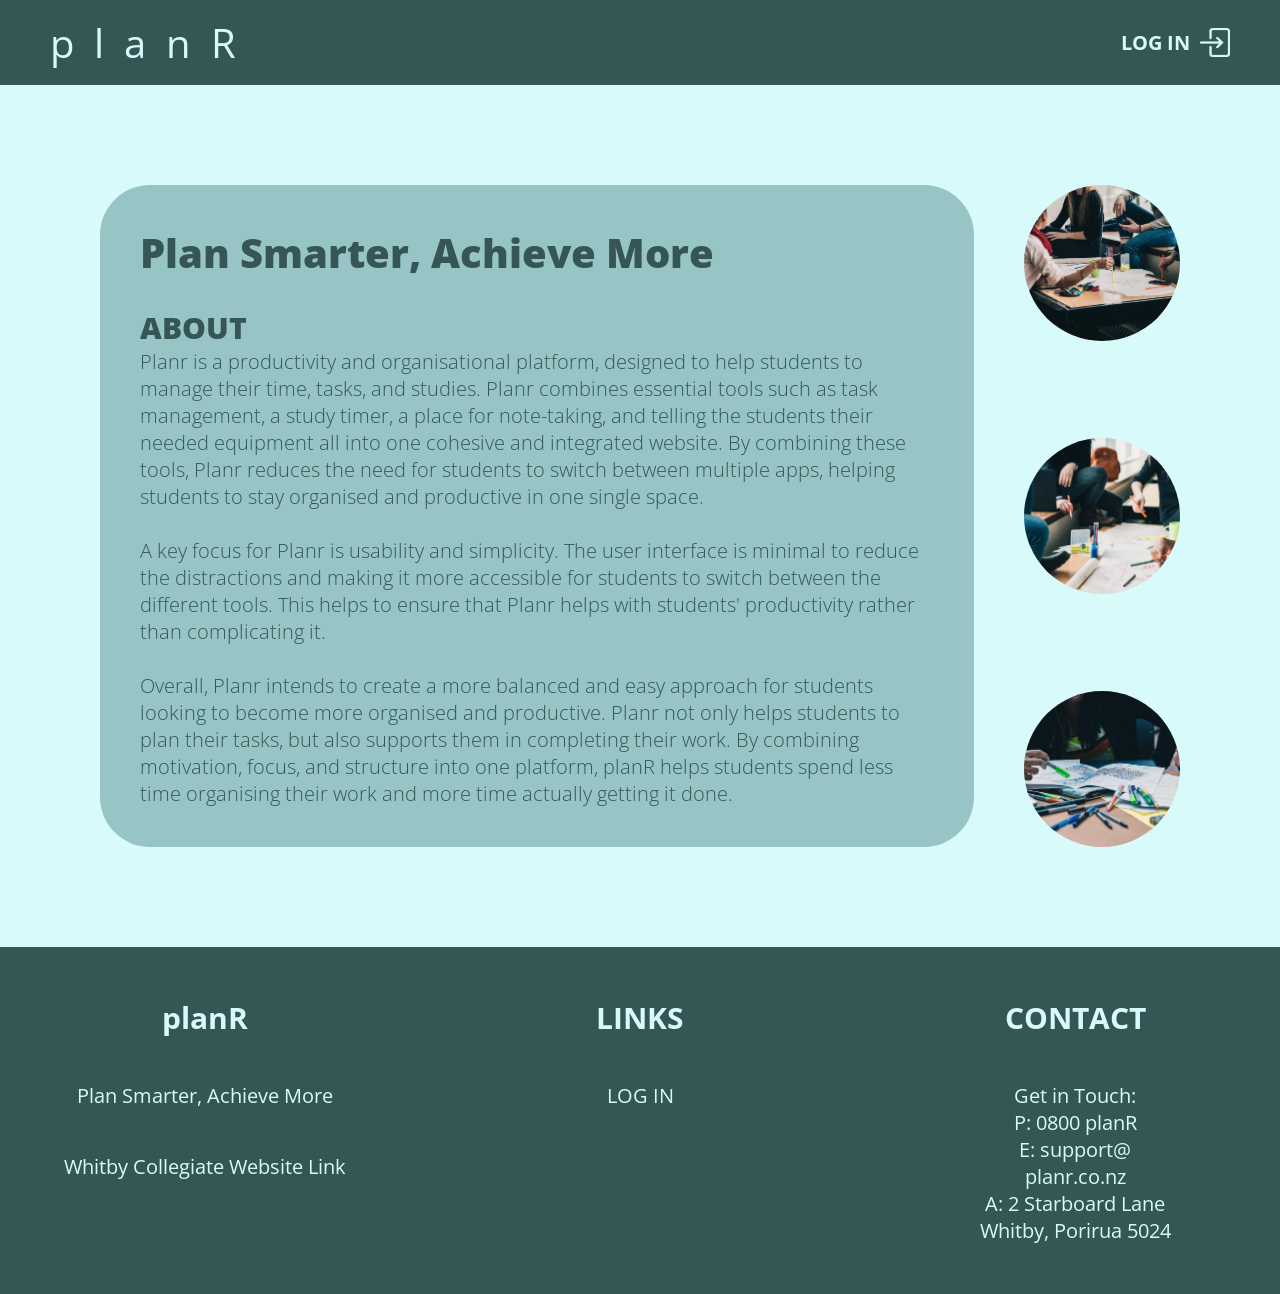
<file: index.html>
<!DOCTYPE HTML>
<html>
<head>
  <meta name="viewport" content="width=device-width, initial-scale=1.0">
  <title>planR</title>
  <link rel="stylesheet" href="main.css">
</head>
<body>
  <div class="Welcome_navbar">
    <div class="Welcome_name"> 
      <a class="Website_name" href="index.html">planR</a>
    </div>
    <div>
      <a class="Welcome_Login_button" href="login.html">
        <span class="Login_text">LOG IN</span>
        <img src="Website_Images/2DIGT_Login.png" class="Login_icon">
        <img class="Login_icon_hover" src="Website_Images/2DIGT_Login_Hover.png">
      </a>
    </div>
  </div>
  <main class="Main_content">
    <div class='Introduction'>
      <span class="Welcome_quote">Plan Smarter, Achieve More</span>
      <br>
      <br>
      <span class="Welcome_heading">ABOUT</span>
      <br>
      Planr is a productivity and organisational platform, designed to help students to manage their time, tasks, and studies. Planr combines essential tools such as task management, a study timer, a place for note-taking, and telling the students their needed equipment all into one cohesive and integrated website. By combining these tools, Planr reduces the need for students to switch between multiple apps, helping students to stay organised and productive in one single space.
      <br>
      <br>
      A key focus for Planr is usability and simplicity. The user interface is minimal to reduce the distractions and making it more accessible for students to switch between the different tools. This helps to ensure that Planr helps with students' productivity rather than complicating it.
      <br>
      <br>
      Overall, Planr intends to create a more balanced and easy approach for students looking to become more organised and productive. Planr not only helps students to plan their tasks, but also supports them in completing their work. By combining motivation, focus, and structure into one platform, planR helps students spend less time organising their work and more time actually getting it done.
    </div>
    <div class="Welcome_images">
      <img src="Website_Images/2DIGT_Studying_Image_2.jpg" alt="Middle top image of the home page website with people studying.">
      <img src="Website_Images/2DIGT_Studying_Image_8.png" alt="Middle Bottom image of the home page website with people studying.">
      <img src="Website_Images/2DIGT_Studying_Image_4.jpg" alt="Bottom image of the home page website with people studying.">
    </div>
  </main>
  <div class="Footer">
    <div class="Footer_first_column"> 
      <span class="Footer_title">planR</span>
      <br>
      <br>
      <span class="Footer_slogan">Plan Smarter, Achieve More</span>
      <br>
      <br>
      <a class="Footer_link" href="https://www.whitbycollegiate.school.nz/">Whitby Collegiate Website Link</a>
    </div>
    <div class="Footer_second_column">
      <span class="Second_footer_title">LINKS</span>
      <br>
      <br>
      <a class="Second_footer_links" href="login.html">LOG IN</a>
    </div>
    <div class="Footer_third_column">
      <span class="Third_footer_title">CONTACT</span>
      <br>
      <br>
      <span class="Third_footer_text">
        Get in Touch:
        <br>
        P: 0800 planR
        <br>
        E: support@<br>planr.co.nz
        <br>
        A: 2 Starboard Lane <br> Whitby, Porirua 5024
      </span>
    </div>
  </div>
</body>
</html>
</file>
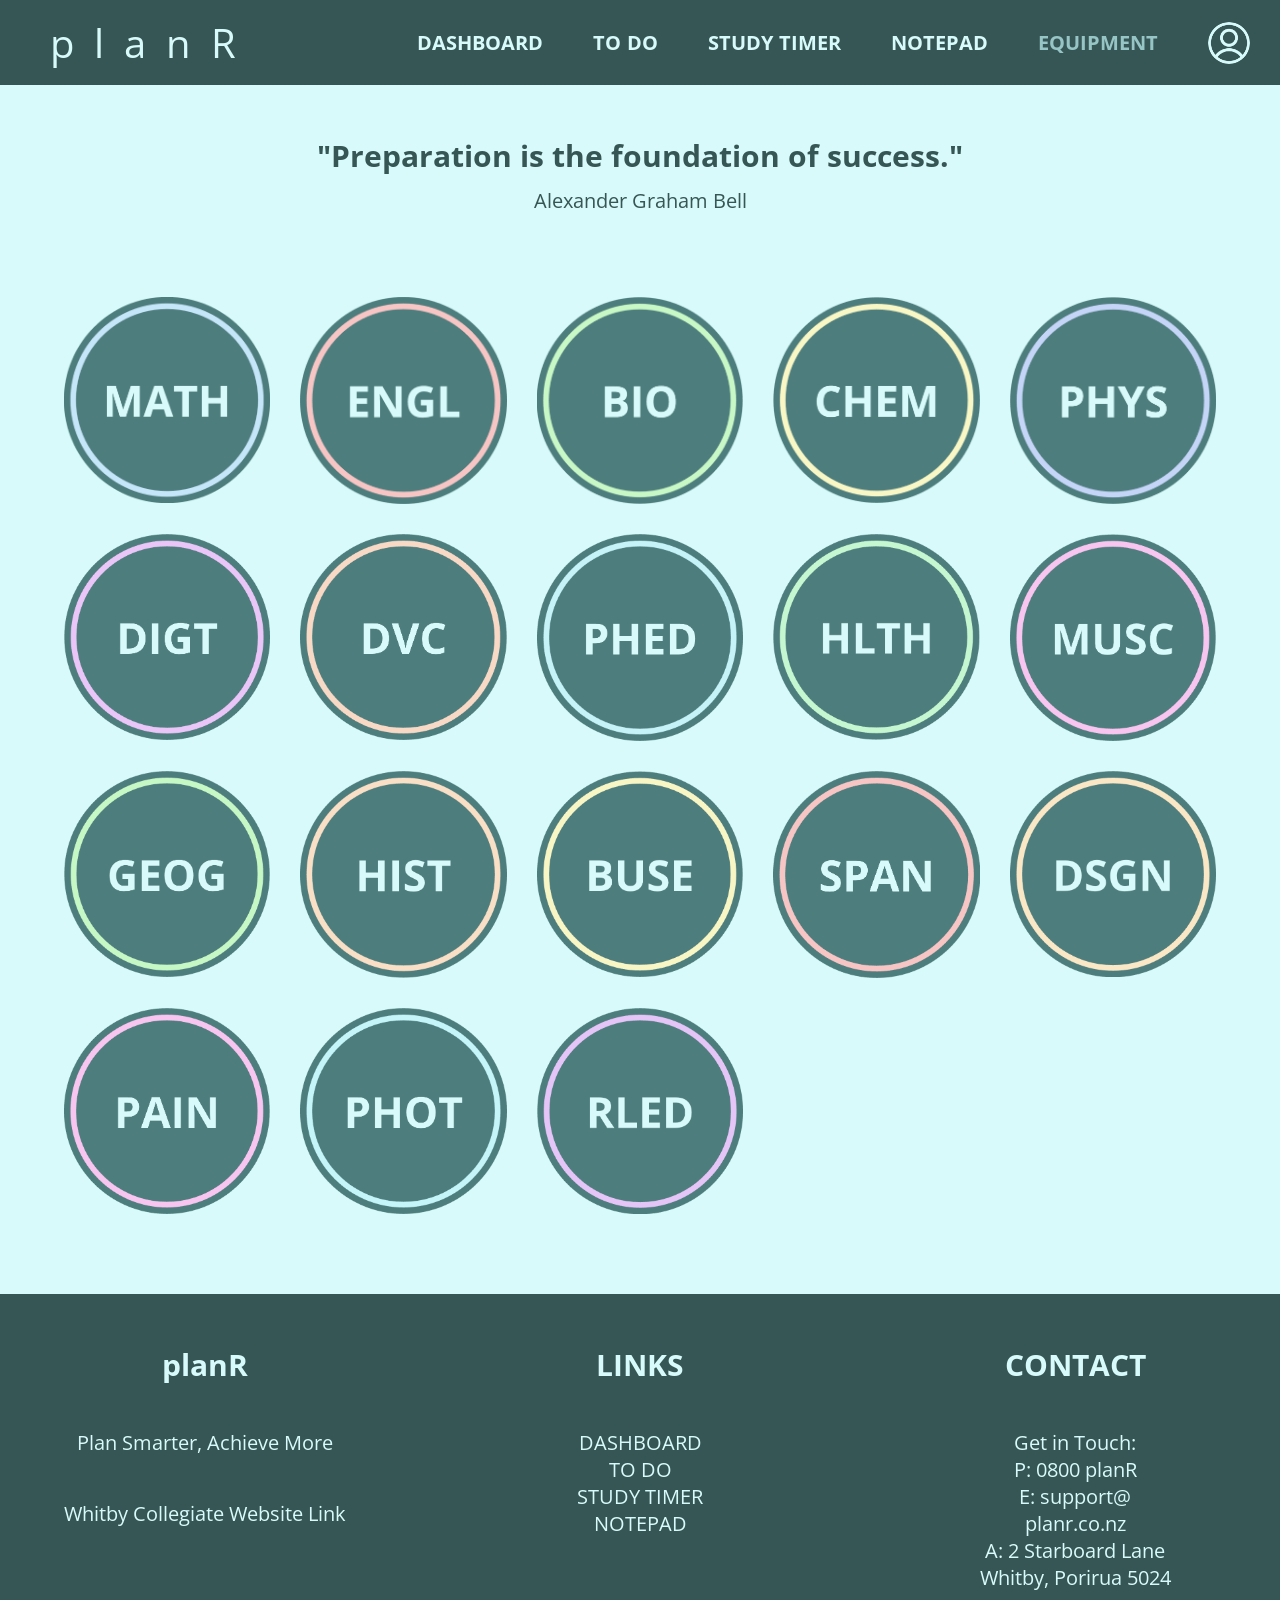
<file: equipment.html>
<!DOCTYPE HTML>
<html>
<head>
  <meta name="viewport" content="width=device-width, initial-scale=1.0">
  <title>planR</title>
  <link rel="stylesheet" href="main.css">
</head>
<body>
  <div class="Welcome_navbar">
    <div class="Welcome_name"> 
      <a class="Website_name" href="home.html">planR</a>
    </div>
    <div>
      <a class="Navbar_button" href="home.html">DASHBOARD</a>
      <a class="Navbar_button" href="todo.html">TO<span class="Invisible_underscore">.</span>DO</a>
      <a class="Navbar_button" href="timer.html">STUDY<span class="Invisible_underscore">.</span>TIMER</a>
      <a class="Navbar_button" href="notes.html">NOTEPAD</a>
      <a class="Current_screen_navbar_button" href="equipment.html">EQUIPMENT</a>
      <div class="Navbar_profile_container">
        <button class="Navbar_profile_image" id="Profile_button">
          <img class="Profile_default" src="Website_Images/2DIGT_Profile.png">
          <img class="Profile_hover" src="Website_Images/2DIGT_Profile_Hover.png">
        </button>
        <div class="Profile_dropdown" id="Profile_dropdown">
          <a href="index.html">Log out</a>
        </div>
      </div>
    </div>
  </div>
  <main>
    <div class="Home_welcome_centre">
      "Preparation is the foundation of success."<br>
      <span class="Quote_attribution">Alexander Graham Bell</span>
    </div>
    <div class="Subject_grid">
      <button class="Subject_button" onclick="openPopup('Mathematics')">
        <img src="Website_Images/2DIGT_Equipment_Maths.png" alt="Mathematics">
      </button>
      <button class="Subject_button" onclick="openPopup('English')">
        <img src="Website_Images/2DIGT_Equipment_English.png" alt="English">
      </button>
      <button class="Subject_button" onclick="openPopup('Biology')">
        <img src="Website_Images/2DIGT_Equipment_Biology.png" alt="Biology">
      </button>
      <button class="Subject_button" onclick="openPopup('Chemistry')">
        <img src="Website_Images/2DIGT_Equipment_Chemistry.png" alt="Chemistry">
      </button>
      <button class="Subject_button" onclick="openPopup('Physics')">
        <img src="Website_Images/2DIGT_Equipment_Physics.png" alt="Physics">
      </button>
      <button class="Subject_button" onclick="openPopup('Digital Technologies')">
        <img src="Website_Images/2DIGT_Equipment_Digital.png" alt="Digital Technologies">
      </button>
      <button class="Subject_button" onclick="openPopup('Design & Visual Communication')">
        <img src="Website_Images/2DIGT_Equipment_DVC.png" alt="Design & Visual Communications">
      </button>
      <button class="Subject_button" onclick="openPopup('Physical Education')">
        <img src="Website_Images/2DIGT_Equipment_PE.png" alt="Physical Education">
      </button>
      <button class="Subject_button" onclick="openPopup('Health')">
        <img src="Website_Images/2DIGT_Equipment_Health.png" alt="Health">
      </button>
      <button class="Subject_button" onclick="openPopup('Music')">
        <img src="Website_Images/2DIGT_Equipment_Music.png" alt="Music">
      </button>
      <button class="Subject_button" onclick="openPopup('Geography')">
        <img src="Website_Images/2DIGT_Equipment_Geography.png" alt="Geography">
      </button>
      <button class="Subject_button" onclick="openPopup('History')">
        <img src="Website_Images/2DIGT_Equipment_History.png" alt="History">
      </button>
      <button class="Subject_button" onclick="openPopup('Business')">
        <img src="Website_Images/2DIGT_Equipment_Business.png" alt="Business">
      </button>
      <button class="Subject_button" onclick="openPopup('Spanish')">
        <img src="Website_Images/2DIGT_Equipment_Spanish.png" alt="Spanish">
      </button>
      <button class="Subject_button" onclick="openPopup('Design')">
        <img src="Website_Images/2DIGT_Equipment_Design.png" alt="Design">
      </button>
      <button class="Subject_button" onclick="openPopup('Painting')">
        <img src="Website_Images/2DIGT_Equipment_Painting.png" alt="Painting">
      </button>
      <button class="Subject_button" onclick="openPopup('Photography')">
        <img src="Website_Images/2DIGT_Equipment_Photography.png" alt="Photography">
      </button>
      <button class="Subject_button" onclick="openPopup('Religious Education')">
        <img src="Website_Images/2DIGT_Equipment_Religious.png" alt="Religious Education">
      </button>
    </div>
    <div id="popup" class="Popup">
      <div class="Popup_box">
        <h2 id="subjectTitle"></h2>
        <ul id="equipmentList"></ul>
        <button class="Close_button" onclick="closePopup()">
          Close
        </button>   
      </div>
    </div>
  </main>
  <div class="Footer">
    <div class="Footer_first_column"> 
      <span class="Footer_title">planR</span>
      <br>
      <br>
      <span class="Footer_slogan">Plan Smarter, Achieve More</span>
      <br>
      <br>
      <a class="Footer_link" href="https://www.whitbycollegiate.school.nz/">Whitby Collegiate Website Link</a>
    </div>
    <div class="Footer_second_column">
      <span class="Second_footer_title">LINKS</span>
      <br>
      <br>
      <a class="Second_footer_links" href="home.html">DASHBOARD</a>
      <br>
      <a class="Second_footer_links" href="todo.html">TO DO</a>
      <br>
      <a class="Second_footer_links" href="timer.html">STUDY TIMER</a>
      <br>
      <a class="Second_footer_links" href="notes.html">NOTEPAD</a>
    </div>
    <div class="Footer_third_column">
      <span class="Third_footer_title">CONTACT</span>
      <br>
      <br>
      <span class="Third_footer_text">
        Get in Touch:
        <br>
        P: 0800 planR
        <br>
        E: support@<br>planr.co.nz
        <br>
        A: 2 Starboard Lane <br> Whitby, Porirua 5024
      </span>
    </div>
  </div>
  <script src="script.js"></script>
  <script src="navbar.js"></script>
</body>
</html>
</file>
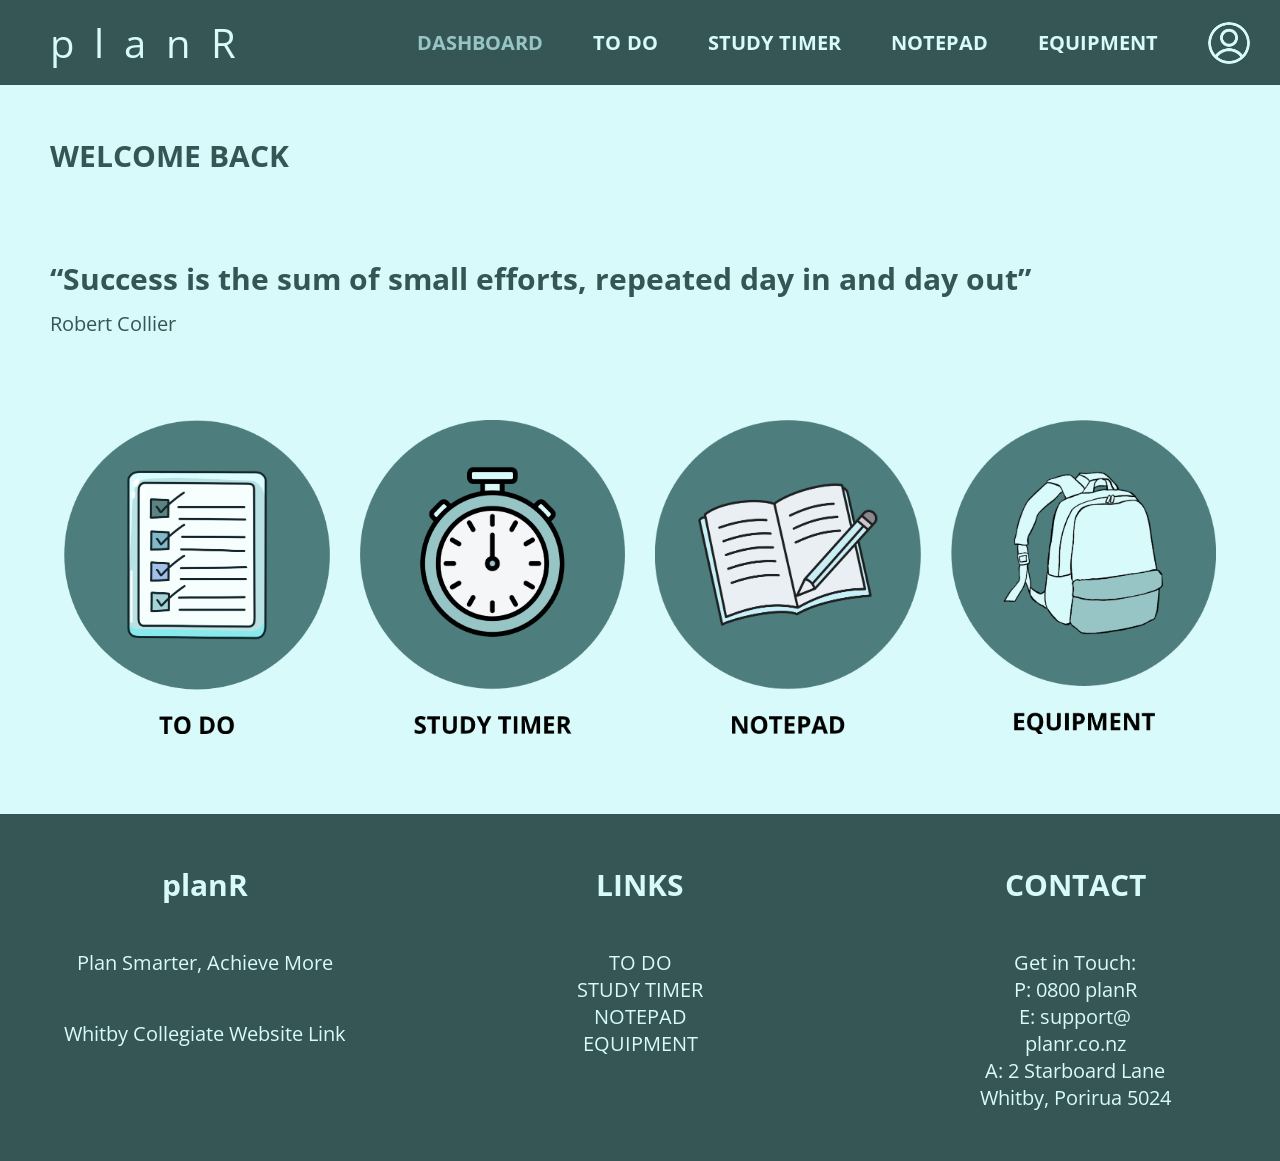
<file: home.html>
<!DOCTYPE HTML>
<html>
<head>
  <meta name="viewport" content="width=device-width, initial-scale=1.0">
  <title>planR</title>
  <link rel="stylesheet" href="main.css">
</head>
<body>
  <div class="Welcome_navbar">
    <div class="Welcome_name"> 
      <a class="Website_name" href="home.html">planR</a>
    </div>
    <div>
      <a class="Current_screen_navbar_button" href="home.html">DASHBOARD</a>
      <a class="Navbar_button" href="todo.html">TO<span class="Invisible_underscore">.</span>DO</a>
      <a class="Navbar_button" href="timer.html">STUDY<span class="Invisible_underscore">.</span>TIMER</a>
      <a class="Navbar_button" href="notes.html">NOTEPAD</a>
      <a class="Navbar_button" href="equipment.html">EQUIPMENT</a>
      <div class="Navbar_profile_container">
        <button class="Navbar_profile_image" id="Profile_button">
          <img class="Profile_default" src="Website_Images/2DIGT_Profile.png">
          <img class="Profile_hover" src="Website_Images/2DIGT_Profile_Hover.png">
        </button>
        <div class="Profile_dropdown" id="Profile_dropdown">
          <a href="index.html">Log out</a>
        </div>
      </div>
    </div>
  </div>
  <main>
    <div class="Home_welcome">
      WELCOME BACK
      <br>
      <br>
      <br>
      “Success is the sum of small efforts, repeated day in and day out” <br> 
      <span class="Quote_attribution">Robert Collier</span>
    </div>
    <div class="Home_images">
      <a href="todo.html"><img src="Website_Images/Home_To_Do_Button_v02.png" alt="Button/image that takes user to the to do page"></a>
      <a href="timer.html"><img src="Website_Images/Home_Study_Timer_Button.png" alt="Button/image that takes user to the to study timer page"></a>
      <a href="notes.html"><img src="Website_Images/Home_Notepad_Button.png" alt="Button/image that takes user to the notes page"></a>
      <a href="equipment.html"><img src="Website_Images/Home_Equipment_Button.png" alt="Button/image that takes user to the equipment page"></a>
    </div>
  </main>
  <div class="Footer">
    <div class="Footer_first_column"> 
      <span class="Footer_title">planR</span>
      <br>
      <br>
      <span class="Footer_slogan">Plan Smarter, Achieve More</span>
      <br>
      <br>
      <a class="Footer_link" href="https://www.whitbycollegiate.school.nz/">Whitby Collegiate Website Link</a>
    </div>
    <div class="Footer_second_column">
      <span class="Second_footer_title">LINKS</span>
      <br>
      <br>
      <a class="Second_footer_links" href="todo.html">TO DO</a>
      <br>
      <a class="Second_footer_links" href="timer.html">STUDY TIMER</a>
      <br>
      <a class="Second_footer_links" href="notes.html">NOTEPAD</a>
      <br>
      <a class="Second_footer_links" href="equipment.html">EQUIPMENT</a>
    </div>
    <div class="Footer_third_column">
      <span class="Third_footer_title">CONTACT</span>
      <br>
      <br>
      <span class="Third_footer_text">
        Get in Touch:
        <br>
        P: 0800 planR
        <br>
        E: support@<br>planr.co.nz
        <br>
        A: 2 Starboard Lane <br> Whitby, Porirua 5024
      </span>
    </div>
  </div>
  <script src="navbar.js"></script>
</body>
</html>
</file>
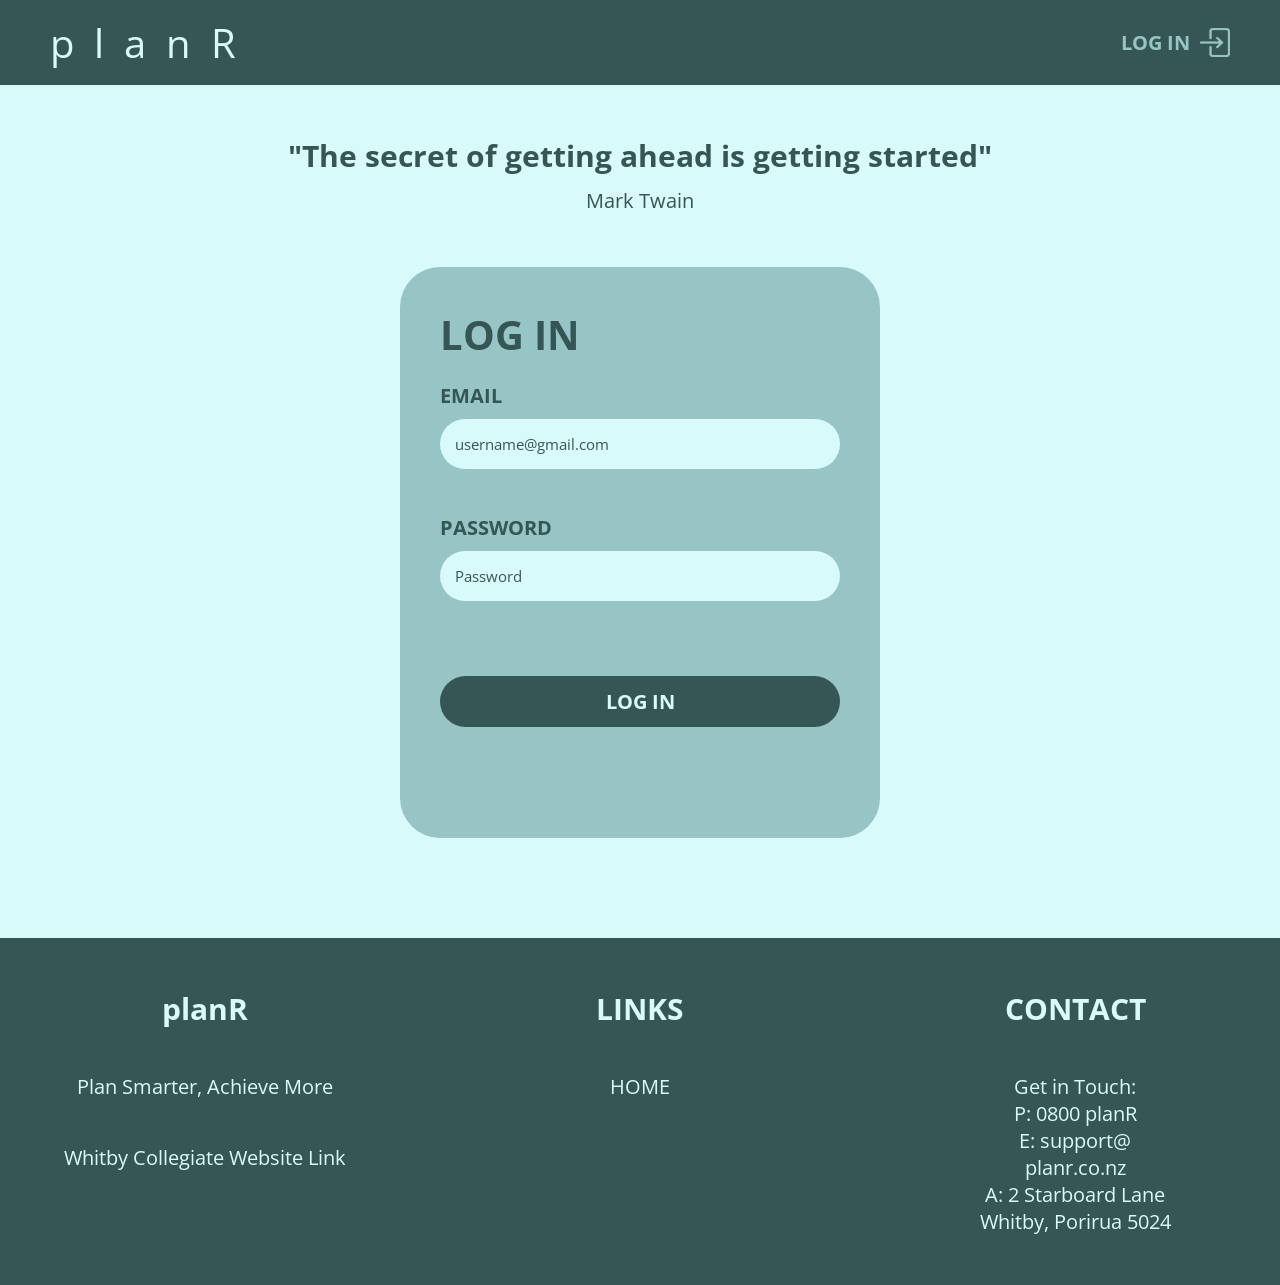
<file: login.html>
<!DOCTYPE HTML>
<html>
<head>
  <meta name="viewport" content="width=device-width, initial-scale=1.0">
  <title>planR</title>
  <link rel="stylesheet" href="main.css">
</head>
<body>
  <div class="Welcome_navbar">
    <div class="Welcome_name"> 
      <a class="Website_name" href="index.html">planR</a>
    </div>
    <div>
      <a class="Current_Login_button" href="login.html">
        <span class="Login_text">LOG IN</span>
        <img src="Website_Images/2DIGT_Login_Hover.png" class="Login_icon">
      </a>
    </div>
  </div>
  <main>
    <div Class="Home_welcome_centre">
      "The secret of getting ahead is getting started" 
      <br>
      <span class="Quote_attribution">Mark Twain</span>
    </div>
    <div class="Login_box">
      <div class="Login_title">
        LOG IN
      </div>
      <div class="Login_subtitle">
        EMAIL
      </div>
      <input id="Email_input" class="Login_input" type="email" placeholder="username@gmail.com">
      <div class="Login_subtitle">
        PASSWORD
      </div>
      <input id="Password_input" class="Login_input" type="password" placeholder="Password">
      <button id="Login_button" class="Login_button">
        LOG IN
      </button>
      <p id="Login_error" class="Login_error"></p>
    </div>
  </main>
  <div class="Footer">
    <div class="Footer_first_column"> 
      <span class="Footer_title">planR</span>
      <br>
      <br>
      <span class="Footer_slogan">Plan Smarter, Achieve More</span>
      <br>
      <br>
      <a class="Footer_link" href="https://www.whitbycollegiate.school.nz/">Whitby Collegiate Website Link</a>
    </div>
    <div class="Footer_second_column">
      <span class="Second_footer_title">LINKS</span>
      <br>
      <br>
      <a class="Second_footer_links" href="index.html">HOME</a>
    </div>
    <div class="Footer_third_column">
      <span class="Third_footer_title">CONTACT</span>
      <br>
      <br>
      <span class="Third_footer_text">
        Get in Touch:
        <br>
        P: 0800 planR
        <br>
        E: support@<br>planr.co.nz
        <br>
        A: 2 Starboard Lane <br> Whitby, Porirua 5024
      </span>
    </div>
  </div>
  <script src="login.js"></script>
</body>
</html>
</file>
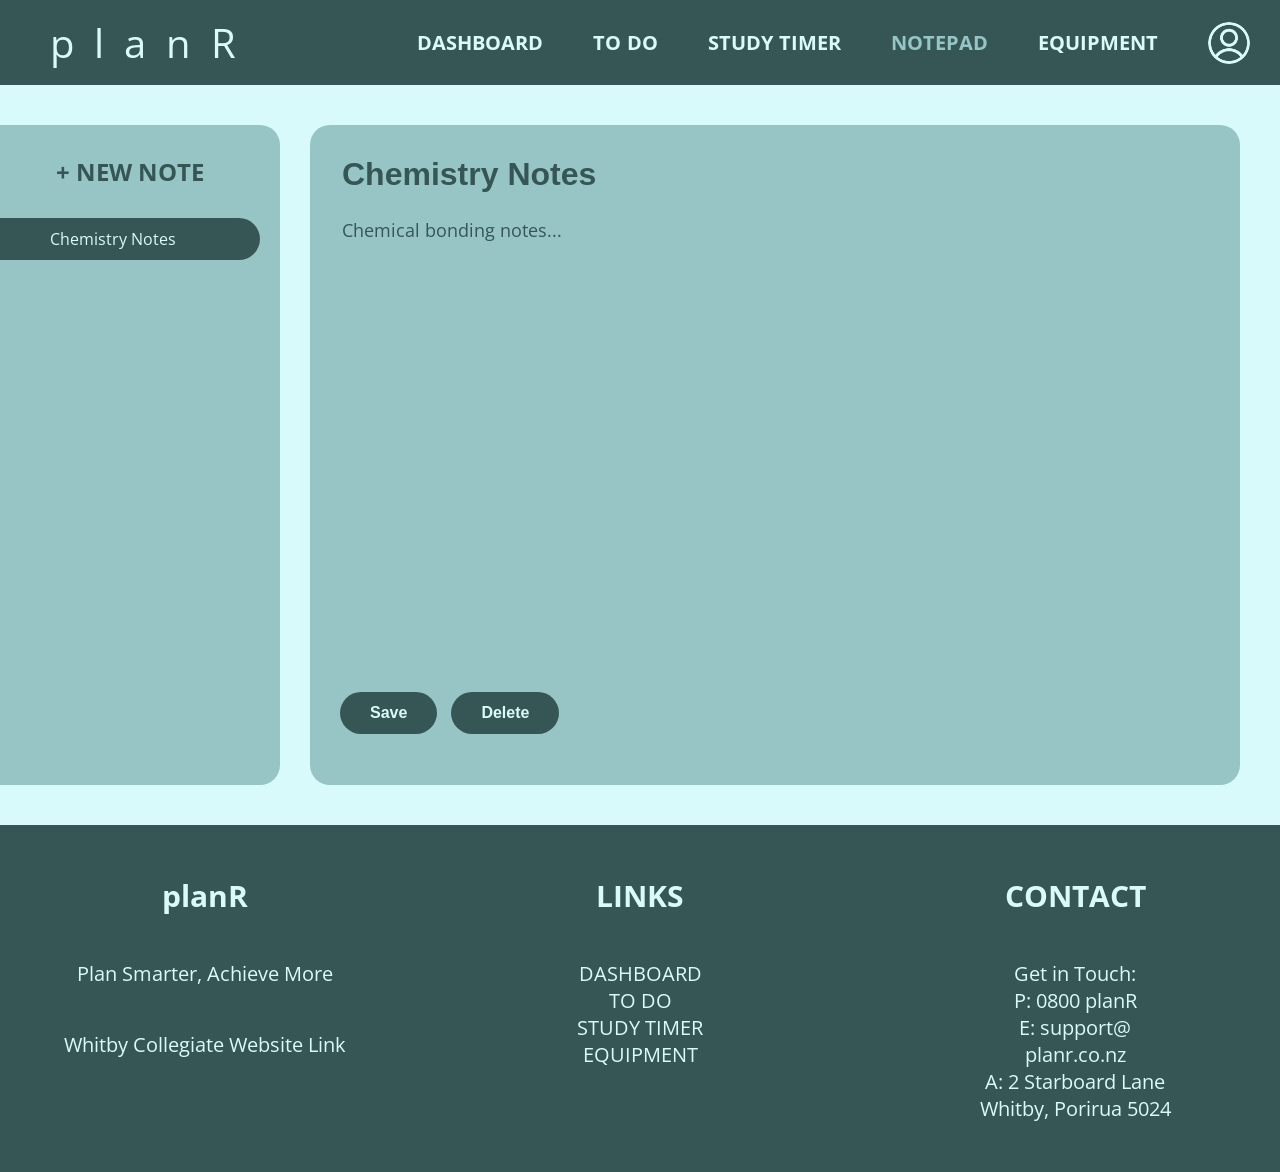
<file: notes.html>
<!DOCTYPE HTML>
<html>
<head>
  <meta name="viewport" content="width=device-width, initial-scale=1.0">
  <title>planR</title>
  <link rel="stylesheet" href="main.css">
</head>
<body>
  <div class="Welcome_navbar">
    <div class="Welcome_name"> 
      <a class="Website_name" href="home.html">planR</a>
    </div>
    <div>
      <a class="Navbar_button" href="home.html">DASHBOARD</a>
      <a class="Navbar_button" href="todo.html">TO<span class="Invisible_underscore">.</span>DO</a>
      <a class="Navbar_button" href="timer.html">STUDY<span class="Invisible_underscore">.</span>TIMER</a>
      <a class="Current_screen_navbar_button" href="notes.html">NOTEPAD</a>
      <a class="Navbar_button" href="equipment.html">EQUIPMENT</a>
      <div class="Navbar_profile_container">
        <button class="Navbar_profile_image" id="Profile_button">
          <img class="Profile_default" src="Website_Images/2DIGT_Profile.png">
          <img class="Profile_hover" src="Website_Images/2DIGT_Profile_Hover.png">
        </button>
        <div class="Profile_dropdown" id="Profile_dropdown">
          <a href="index.html">Log out</a>
        </div>
      </div>
    </div>
  </div>
  <main class="Notes_page">
    <div class="Notes_sidebar">
      <button id="New_note_button" class="New_note_button">
        + NEW NOTE
      </button>
      <div class="Notes_list">
        <div class="Note_item" data-title="Chemistry Notes" data-content="Chemical bonding notes...">
          Chemistry Notes
        </div>
      </div>
    </div>
    <div class="Notes_editor">
      <input
        id="Note_title"
        type="text"
        class="Note_title"
        placeholder="Note Title">
      
        <textarea
        id="Note_content"
        class="Note_content"
        placeholder="Start typing your notes here and remember to click save after any changes..."></textarea>

      <button id="Save_button" class="Save_button">
        Save
      </button>
      <button id="Delete_button" class="Delete_button">
        Delete
      </button>
    </div>
  </main>
  <div class="Footer">
    <div class="Footer_first_column"> 
      <span class="Footer_title">planR</span>
      <br>
      <br>
      <span class="Footer_slogan">Plan Smarter, Achieve More</span>
      <br>
      <br>
      <a class="Footer_link" href="https://www.whitbycollegiate.school.nz/">Whitby Collegiate Website Link</a>
    </div>
    <div class="Footer_second_column">
      <span class="Second_footer_title">LINKS</span>
      <br>
      <br>
      <a class="Second_footer_links" href="home.html">DASHBOARD</a>
      <br>
      <a class="Second_footer_links" href="todo.html">TO DO</a>
      <br>
      <a class="Second_footer_links" href="timer.html">STUDY TIMER</a>
      <br>
      <a class="Second_footer_links" href="equipment.html">EQUIPMENT</a>
    </div>
    <div class="Footer_third_column">
      <span class="Third_footer_title">CONTACT</span>
      <br>
      <br>
      <span class="Third_footer_text">
        Get in Touch:
        <br>
        P: 0800 planR
        <br>
        E: support@<br>planr.co.nz
        <br>
        A: 2 Starboard Lane <br> Whitby, Porirua 5024
      </span>
    </div>
  </div>
  <script src="notes.js"></script>
  <script src="navbar.js"></script>
</body>
</html>
</file>
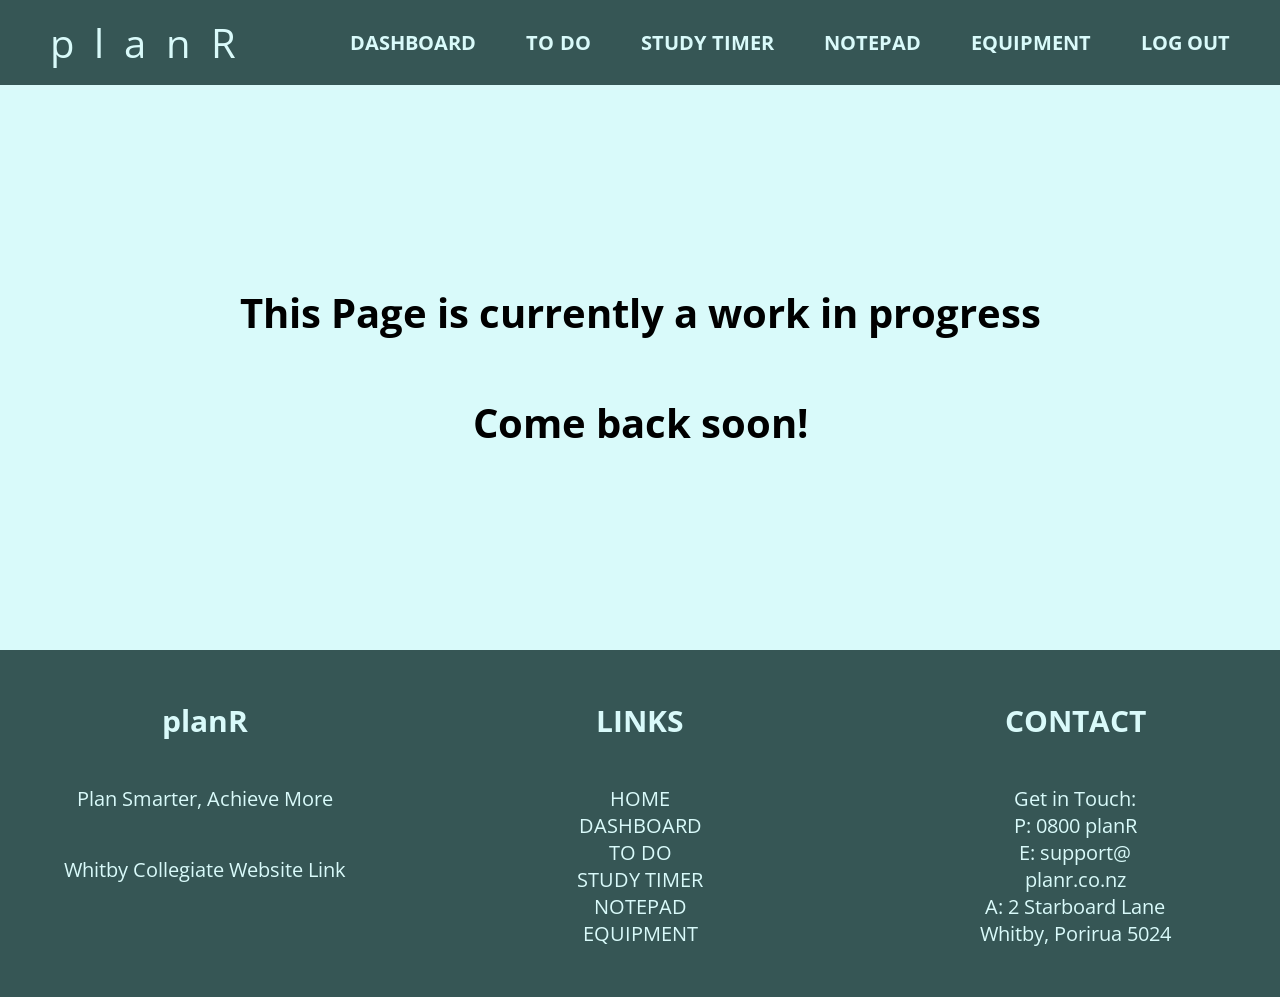
<file: progress.html>
<!DOCTYPE HTML>
<html>
<head>
  <meta name="viewport" content="width=device-width, initial-scale=1.0">
  <title>planR</title>
  <link rel="stylesheet" href="main.css">
</head>
<body>
  <div class="Welcome_navbar">
    <div class="Welcome_name"> 
      <a class="Website_name" href="index.html">planR</a>
    </div>
    <div>
      <a class="Navbar_button" href="home.html">DASHBOARD</a>
      <a class="Navbar_button" href="progress.html">TO<span class="Invisible_underscore">.</span>DO</a>
      <a class="Navbar_button" href="timer.html">STUDY<span class="Invisible_underscore">.</span>TIMER</a>
      <a class="Navbar_button" href="notes.html">NOTEPAD</a>
      <a class="Navbar_button" href="equipment.html">EQUIPMENT</a>
      <a class="Navbar_button" href="index.html">LOG OUT</a>
    </div>
  </div>
  <div class="Progress_text">
    This Page is currently a work in progress
    <br>
    <br>
    Come back soon!
  </div>
  <div class="Footer">
    <div class="Footer_first_column"> 
      <span class="Footer_title">planR</span>
      <br>
      <br>
      <span class="Footer_slogan">Plan Smarter, Achieve More</span>
      <br>
      <br>
      <a class="Footer_link" href="https://www.whitbycollegiate.school.nz/">Whitby Collegiate Website Link</a>
    </div>
    <div class="Footer_second_column">
      <span class="Second_footer_title">LINKS</span>
      <br>
      <br>
      <a class="Second_footer_links" href="index.html">HOME</a>
      <br>
      <a class="Second_footer_links" href="home.html">DASHBOARD</a>
      <br>
      <a class="Second_footer_links" href="progress.html">TO DO</a>
      <br>
      <a class="Second_footer_links" href="timer.html">STUDY TIMER</a>
      <br>
      <a class="Second_footer_links" href="notes.html">NOTEPAD</a>
      <br>
      <a class="Second_footer_links" href="equipment.html">EQUIPMENT</a>
    </div>
    <div class="Footer_third_column">
      <span class="Third_footer_title">CONTACT</span>
      <br>
      <br>
      <span class="Third_footer_text">
        Get in Touch:
        <br>
        P: 0800 planR
        <br>
        E: support@<br>planr.co.nz
        <br>
        A: 2 Starboard Lane <br> Whitby, Porirua 5024
      </span>
    </div>
  </div>
</body>
</html>
</file>
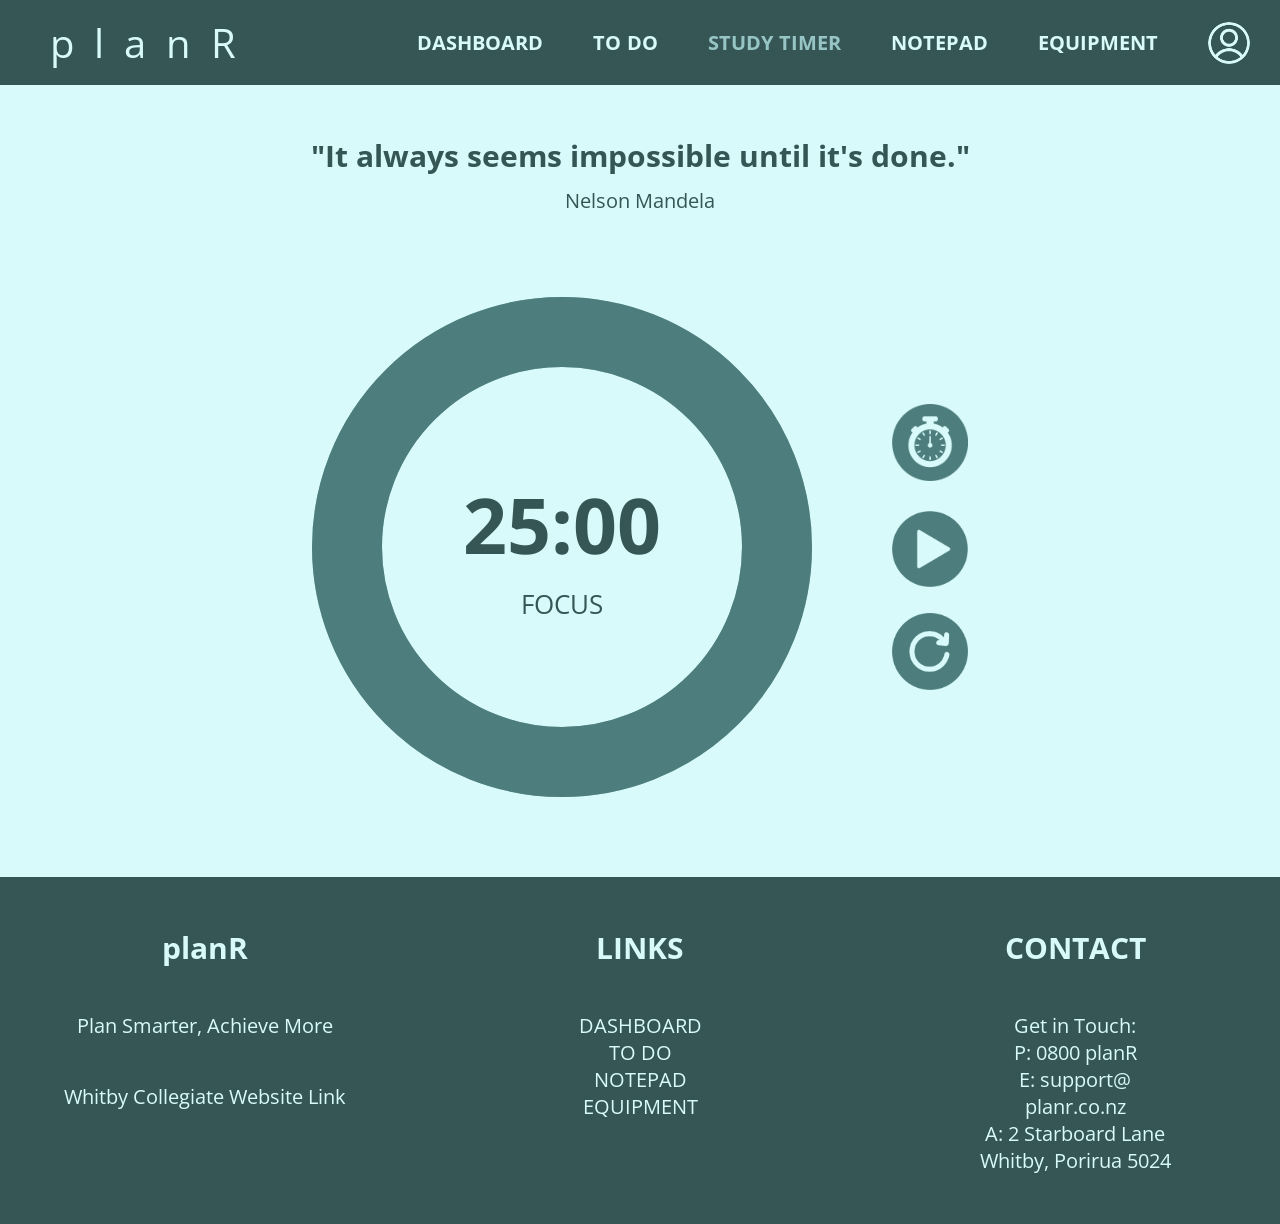
<file: timer.html>
<!DOCTYPE HTML>
<html>
<head>
  <meta name="viewport" content="width=device-width, initial-scale=1.0">
  <title>planR</title>
  <link rel="stylesheet" href="main.css">
</head>
<body>
  <div class="Welcome_navbar">
    <div class="Welcome_name"> 
      <a class="Website_name" href="home.html">planR</a>
    </div>
    <div>
      <a class="Navbar_button" href="home.html">DASHBOARD</a>
      <a class="Navbar_button" href="todo.html">TO<span class="Invisible_underscore">.</span>DO</a>
      <a class="Current_screen_navbar_button" href="timer.html">STUDY<span class="Invisible_underscore">.</span>TIMER</a>
      <a class="Navbar_button" href="notes.html">NOTEPAD</a>
      <a class="Navbar_button" href="equipment.html">EQUIPMENT</a>
      <div class="Navbar_profile_container">
        <button class="Navbar_profile_image" id="Profile_button">
          <img class="Profile_default" src="Website_Images/2DIGT_Profile.png">
          <img class="Profile_hover" src="Website_Images/2DIGT_Profile_Hover.png">
        </button>
        <div class="Profile_dropdown" id="Profile_dropdown">
          <a href="index.html">Log out</a>
        </div>
      </div>
    </div>
  </div>
  <main>
    <div class="Home_welcome_centre">
      "It always seems impossible until it's done."<br>
      <span class="Quote_attribution">Nelson Mandela</span>
    </div>
    <div class="Study_timer_page">
      <div class="Timer_ring">
        <svg class="Progress_ring" viewBox="0 0 500 500">
          <circle
            class="Progress_ring_background"
            cx="250"
            cy="250"
            r="215">
          </circle>     
          <circle
            class="Progress_ring_circle"
            cx="250"
            cy="250"
            r="215">
          </circle>
        </svg>    
        <div class="Timer_centre">
          <div class="Timer_text">
            <div class="Timer_display" id="timerDisplay">
              00:00
            </div>
          
            <div class="Timer_focus">
              FOCUS
            </div>
          </div>
        </div>  
      </div>
      <div class="Timer_buttons">
        <div class="Duration_menu">
          <button class="Timer_button" id="durationButton">
            <img src="Website_Images/2DIGT_Study_Timer_Stopwatch.png" alt="Duration">
          </button>
          <div class="Duration_dropdown" id="durationDropdown">
            <div class="Duration_option" data-minutes="5">5 Minutes</div>
            <div class="Duration_option" data-minutes="10">10 Minutes</div>
            <div class="Duration_option" data-minutes="15">15 Minutes</div>
            <div class="Duration_option" data-minutes="20">20 Minutes</div>
            <div class="Duration_option" data-minutes="25">25 Minutes</div>
            <div class="Duration_option" data-minutes="30">30 Minutes</div>
            <div class="Duration_option" data-minutes="45">45 Minutes</div>
            <div class="Duration_option" data-minutes="60">1 Hour</div>
            <div class="Duration_option" data-minutes="90">1 Hour 30 Minutes</div>
            <div class="Duration_option" data-minutes="120">2 Hours</div>
          </div>
        </div>
        <button class="Timer_button" id="playPauseButton">
          <img id="playPauseImage" src="Website_Images/2DIGT_Study_Timer_Paused.png" alt="Paused">
        </button>
        <button class="Timer_button" id="resetButton">
          <img src="Website_Images/2DIGT_Study_Timer_Reset.png" alt="Reset">
        </button>
      </div> 
    </div>
  </main>
  <div class="Footer">
    <div class="Footer_first_column"> 
      <span class="Footer_title">planR</span>
      <br>
      <br>
      <span class="Footer_slogan">Plan Smarter, Achieve More</span>
      <br>
      <br>
      <a class="Footer_link" href="https://www.whitbycollegiate.school.nz/">Whitby Collegiate Website Link</a>
    </div>
    <div class="Footer_second_column">
      <span class="Second_footer_title">LINKS</span>
      <br>
      <br>
      <a class="Second_footer_links" href="home.html">DASHBOARD</a>
      <br>
      <a class="Second_footer_links" href="todo.html">TO DO</a>
      <br>
      <a class="Second_footer_links" href="notes.html">NOTEPAD</a>
      <br>
      <a class="Second_footer_links" href="equipment.html">EQUIPMENT</a>
    </div>
    <div class="Footer_third_column">
      <span class="Third_footer_title">CONTACT</span>
      <br>
      <br>
      <span class="Third_footer_text">
        Get in Touch:
        <br>
        P: 0800 planR
        <br>
        E: support@<br>planr.co.nz
        <br>
        A: 2 Starboard Lane <br> Whitby, Porirua 5024
      </span>
    </div>
  </div>
  <script src="script.js"></script>
  <script src="navbar.js"></script>
</body>
</html>
</file>
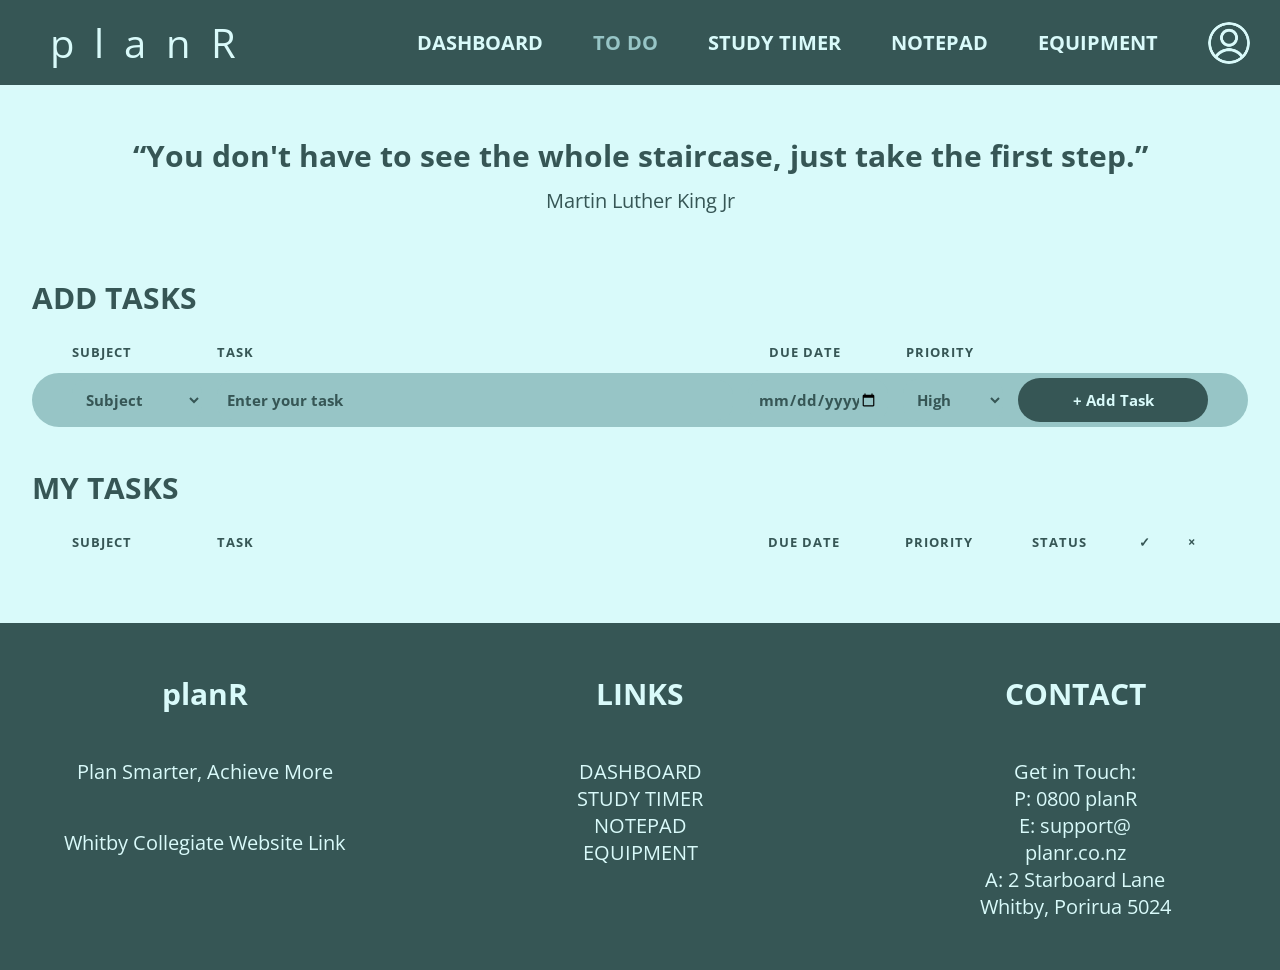
<file: todo.html>
<!DOCTYPE HTML>
<html>
<head>
  <meta name="viewport" content="width=device-width, initial-scale=1.0">
  <title>planR</title>
  <link rel="stylesheet" href="main.css">
</head>
<body>
  <div class="Welcome_navbar">
    <div class="Welcome_name"> 
      <a class="Website_name" href="home.html">planR</a>
    </div>
    <div>
      <a class="Navbar_button" href="home.html">DASHBOARD</a>
      <a class="Current_screen_navbar_button" href="todo.html">TO<span class="Invisible_underscore">.</span>DO</a>
      <a class="Navbar_button" href="timer.html">STUDY<span class="Invisible_underscore">.</span>TIMER</a>
      <a class="Navbar_button" href="notes.html">NOTEPAD</a>
      <a class="Navbar_button" href="equipment.html">EQUIPMENT</a>
      <div class="Navbar_profile_container">
        <button class="Navbar_profile_image" id="Profile_button">
          <img class="Profile_default" src="Website_Images/2DIGT_Profile.png">
          <img class="Profile_hover" src="Website_Images/2DIGT_Profile_Hover.png">
        </button>
        <div class="Profile_dropdown" id="Profile_dropdown">
          <a href="index.html">Log out</a>
        </div>
      </div>
    </div>
  </div>
  <main>
    <div class="Home_welcome_centre">
      “You don't have to see the whole staircase, just take the first step.”<br>
      <span class="Quote_attribution">Martin Luther King Jr</span>
    </div>
    <div class="Todo_page">

      <div id="taskError" class="Task_error"></div>

      <div class="Task_heading">
        ADD TASKS
      </div>

      <div class="Add_Task_titles">
        <div class="Title_subject">SUBJECT</div>
        <div class="Title_task">TASK</div>   
        <div class="Title_due">DUE DATE</div>   
        <div class="Title_priority">PRIORITY</div>    
      </div>

      <div class="Task_input_card">
        <div class="Input_subject">
          <select id="subject">
            <option value="" selected disabled>Subject</option>
            <option>Maths</option>
            <option>English</option>
            <option>Biology</option>
            <option>Chemistry</option>
            <option>Physics</option>
            <option>DIT</option>
            <option>DVC</option>
            <option>PE</option>
            <option>Health</option>
            <option>Music</option>
            <option>Geography</option>
            <option>History</option>
            <option>Business</option>
            <option>Spanish</option>
            <option>Design</option>
            <option>Painting</option>
            <option>Photography</option>
            <option>RE</option>
          </select>
        </div>
        
        <div class="Input_task">
          <input
              type="text"
              id="task"
              maxlength="40"
              placeholder="Enter your task">
        </div>

        <div class="Input_due">
          <input
              type="date"
              id="dueDate">
        </div>
        
        <div class="Input_priority">
          <select id="priority">
              <option>High</option>
              <option>Medium</option>
              <option>Low</option>
          </select>
        </div>

        <div class="Input_button">
          <button id="addTask">
              + Add Task
          </button>
        </div>

      </div>

      <div class="Task_heading">
        MY TASKS
      </div>

      <div class="Task_titles">
        <div class="Title_subject">SUBJECT</div>
        <div class="Title_task">TASK</div>   
        <div class="Title_due">DUE DATE</div>   
        <div class="Title_priority">PRIORITY</div>    
        <div class="Title_status">STATUS</div>  
        <div class="Title_action">✓</div>
        <div class="Title_action">×</div>
      </div>

      <div id="taskList" class="Task_list"></div>

    </div>
  </main>
  <div class="Footer">
    <div class="Footer_first_column"> 
      <span class="Footer_title">planR</span>
      <br>
      <br>
      <span class="Footer_slogan">Plan Smarter, Achieve More</span>
      <br>
      <br>
      <a class="Footer_link" href="https://www.whitbycollegiate.school.nz/">Whitby Collegiate Website Link</a>
    </div>
    <div class="Footer_second_column">
      <span class="Second_footer_title">LINKS</span>
      <br>
      <br>
      <a class="Second_footer_links" href="home.html">DASHBOARD</a>
      <br>
      <a class="Second_footer_links" href="timer.html">STUDY TIMER</a>
      <br>
      <a class="Second_footer_links" href="notes.html">NOTEPAD</a>
      <br>
      <a class="Second_footer_links" href="equipment.html">EQUIPMENT</a>
    </div>
    <div class="Footer_third_column">
      <span class="Third_footer_title">CONTACT</span>
      <br>
      <br>
      <span class="Third_footer_text">
        Get in Touch:
        <br>
        P: 0800 planR
        <br>
        E: support@<br>planr.co.nz
        <br>
        A: 2 Starboard Lane <br> Whitby, Porirua 5024
      </span>
    </div>
  </div>
  <script src="todo.js"></script>
  <script src="navbar.js"></script>
</body>
</html>
</file>
<file: main.css>
@import url('https://fonts.googleapis.com/css2?family=Open+Sans:wght@300;400;700&display=swap');

body {
  background-color: #d9fafa;
  margin: 0;
  padding: 0;
}

.Introduction {
  background-color: #97c5c6;
  font-family: 'Open Sans', sans-serif;
  border-radius: 50px;
  margin: 100px 0 100px 100px;
  padding: 40px;
  font-size: 20px;
  font-weight: 100;
  color: #365655;
}

.Welcome_heading {
  font-size: 30px;
  font-weight: 1000;
}

.Welcome_quote {
  font-size: 40px;
  font-weight: 1000;
}

.Welcome_navbar {
  background-color: #365655;
  margin-top: 0px;
  margin-left: 0px;
  margin-right: 0px;
  padding-top: 15px;
  padding-bottom: 15px;
  display: flex;
  justify-content: space-between;
  align-items: center;
}

.Welcome_name {
  font-size: 40px;
  letter-spacing: 20px;
  font-family: 'Open Sans', sans-serif;
  margin-left: 50px;
  margin-top: 0px;
  margin-bottom: 0px;
}

.Website_name {
  color: #d9fafa;
  text-decoration: none;
  margin-right: 50px;
}

.Website_name:hover {
  color: #97c5c6;
}

.Navbar_button {
  font-size: 20px;
  font-family: 'Open Sans', sans-serif;
  margin-right: 50px;
  margin-top: 0px;
  margin-bottom: 0px;
  text-align: right;
  font-weight: bold;
  color: #d9fafa;
  text-decoration: none;
}

.Invisible_underscore {
  color: #365655;
}

.Navbar_button:hover {
  color: #97c5c6;
}

.Navbar_profile_container {
  position: relative;
  display: flex;
  align-items: center;
}

.Navbar_profile_image {
  display: flex;
  align-items: center;
  justify-content: center;
  width: 42px;
  height: 42px;
  margin-right: 30px;
  padding: 0;
  border: none;
  background: none;
  border-radius: 50%;
  overflow: hidden;
  cursor: pointer;
  position: relative;
}

.Navbar_profile_image img {
  width: 100%;
  height: 100%;
  object-fit: contain;
  display: block;
  pointer-events: none;
}

.Profile_hover {
  display: none !important;
}

.Navbar_profile_image:hover .Profile_default {
  display: none;
}

.Navbar_profile_image:hover .Profile_hover {
  display: block !important;
}

.Profile_dropdown {
  position: absolute;
  top: 110%;
  right: 20px;
  display: none;
  flex-direction: column;
  background: #d9fafa;
  border: 2px solid #365655;
  border-radius: 12px;
  width: 120px;
  padding: 0;
  z-index: 1000;
}

.Profile_dropdown.show {
  display: flex;
}

.Profile_dropdown a {
  padding: 12px 20px;
  font-family: 'Open Sans', sans-serif;
  text-align: center;
  cursor: pointer;
  font-size: clamp(14px, 1.2vw, 18px);
  color: #365655;
  font-weight: bold;
  text-decoration: none;
}

.Profile_dropdown a:hover {
  color: #842029;
  border-radius: 12px;
  font-size: calc(clamp(14px, 1.2vw, 18px) + 1px);
  transition: background-color 0.2s ease, font-size 0.2s ease;
}

.Welcome_Login_button {
  display: inline-flex;
  align-items: center;
  font-size: 20px;
  font-family: 'Open Sans', sans-serif;
  margin-right: 50px;
  margin-top: 0px;
  margin-bottom: 0px;
  font-weight: bold;
  color: #d9fafa;
  text-decoration: none;
}

.Welcome_Login_button:hover {
  color: #97c5c6;
}

.Login_icon,
.Login_icon_hover {
  width: 30px;
  height: 30px;
  object-fit: contain;
  margin-left: 10px;
}

.Login_icon {
  display: inline-block;
}

.Login_icon_hover {
  display: none;
}

.Welcome_Login_button:hover .Login_icon {
  display: none;
}

.Welcome_Login_button:hover .Login_icon_hover {
  display: inline-block;
}

.Current_Login_button {
  display: inline-flex;
  align-items: center;
  font-size: 20px;
  font-family: 'Open Sans', sans-serif;
  margin-right: 50px;
  margin-top: 0px;
  margin-bottom: 0px;
  font-weight: bold;
  color: #97c5c6;
  text-decoration: none;
}

.Current_Login_button .Login_icon {
  width: 30px;
  height: 30px;
  object-fit: contain;
  margin-left: 10px;
}

.Welcome_navbar > div:last-child {
  display: flex;
  align-items: center;
  flex-wrap: wrap;
}

.Welcome_images {
  display: flex;
  flex-direction: column;
  justify-content: space-between;
  margin: 100px 100px 100px 0;
  gap: 20px;
}

.Welcome_images img {
  width: 100%;
  height: auto;
  border-radius: 1000px;
}

@media (max-width: 768px) {
  .Welcome_images {
    display: none;
  }
}

.Main_content {
  display: grid;
  grid-template-columns: 1fr 20vw;
  gap: 50px;
  align-items: stretch;
}

.Footer {
  background-color: #365655;
  margin-bottom: 0px;
  margin-right: 0px;
  margin-left: 0px;
  padding-top: 50px;
  padding-bottom: 50px;
  display: flex;
  justify-content: space-between;
  align-items: flex-start;
  gap: 25px;
  width: 100%;
  box-sizing: border-box;
}

.Footer_first_column,
.Footer_second_column,
.Footer_third_column {
  font-family: 'Open Sans', sans-serif;
  flex: 1;
  text-align: center;
  padding: 0 15px;
  box-sizing: border-box;
}

.Footer_title,
.Second_footer_title,
.Third_footer_title {
  font-size: 30px;
  margin-top: 0px;
  margin-bottom: 0px;
  font-weight: bold;
  display: block;
  word-wrap: break-word;
  overflow-wrap: break-word;
  color: #d9fafa
}

.Footer_slogan {
  font-size: 20px;
  margin-top: 0px;
  margin-bottom: 0px;
  display: block;
  color: #d9fafa;
}

.Footer_link {
  color: #d9fafa;
  text-decoration: none;
  font-size: 20px;
  display: inline-block;
}

.Footer_link:hover {
  color: #97c5c6;
}

.Footer_second_column {
  color: #d9fafa;
}

.Second_footer_links {
  color: #d9fafa;
  text-decoration: none;
  font-size: 20px;
  display: inline-block;
}

.Second_footer_links:hover {
  color: #97c5c6;
}

.Footer_third_column {
  color: #d9fafa;
}

.Third_footer_text {
  font-size: 20px;
  margin-top: 0px;
  margin-bottom: 0px;
  display: block;
  color: #d9fafa
}

.Home_welcome {
  font-family: 'Open Sans', sans-serif;
  color: #365655;
  font-weight: bold;
  font-size: 30px;
  margin-left: 50px;
  margin-top: 50px;
  margin-bottom: 50px;
}

.Quote_attribution {
  font-weight: normal;
  font-size: 20px;
  color: #365655
}

.Home_images {
  display: grid;
  grid-template-columns: repeat(auto-fit, minmax(180px, 1fr));
  gap: 30px;
  cursor: pointer;
  width: 90%;
  max-width: 1200px;
  margin: 80px auto;
}

.Home_images a {
  display: flex;
  justify-content: center;
}

.Home_images img {
  width: 100%;
  max-width: 280px;
  height: auto;
  display: block;
  transition: transform 0.2s ease;
}

.Home_images img:hover {
  transform: scale(1.05);
}

.Current_screen_navbar_button {
  color: #97c5c6;
  font-size: 20px;
  font-family: 'Open Sans', sans-serif;
  margin-right: 50px;
  margin-top: 0px;
  margin-bottom: 0px;
  text-align: right;
  font-weight: bold;
  text-decoration: none;
}

.Progress_text {
  color: black;
  font-size: 40px;
  font-family: 'Open Sans', sans-serif;
  margin-right: auto;
  margin-left: auto;
  margin-top: 200px;
  margin-bottom: 200px;
  text-align: center;
  font-weight: bold;
  text-decoration: none;
}

.Subject_grid {
  display: grid;
  grid-template-columns: repeat(auto-fit, minmax(200px, 1fr));
  gap: 30px;
  width: 90%;
  max-width: 1200px;
  margin: 80px auto;
}

.Subject_button {
  border: none;
  background: none;
  padding: 0;
  cursor: pointer;
  display: flex;
  justify-content: center;
}

.Subject_button img {
  width: 100%;
  max-width: 250px;
  height: auto;
  display: block;
  transition: transform 0.2s ease;
}

.Subject_button:hover img {
  transform: scale(1.05);
}

.Popup {
  display: none;
  position: fixed;
  top: 0;
  left: 0;
  width: 100%;
  height: 100%;
  background: rgba(0, 0, 0, 0.5);
  justify-content: center;
  align-items: center;
}

.Popup_box {
  background: #d9fafa;
  width: 500px;
  padding: 40px;
  border-radius: 30px;
  text-align: center;
  box-shadow: 0 10px 30px rgba(0, 0, 0, 0.3);
  font-family: 'Open Sans', sans-serif;
  color: #365655;
}

.Close_button {
  margin-top: 25px;
  background: #365655;;
  color: #d9fafa;
  border: none;
  padding: 12px 30px;
  border-radius: 15px;
  cursor: pointer;
  font-size: 18px;
  font-family: 'Open Sans', sans-serif;
}

.Close_button:hover {
  background: #3d6666;
}

#equipmentList {
  list-style: none;
  padding: 0;
  margin: 20px 0;
}

.Study_timer_page {
  display: flex;
  justify-content: center;
  align-items: center;
  gap: 80px;
  margin: 80px auto;
}

.Timer_ring {
  width: min(500px, 40vw);
  height: min(500px, 40vw);
  position: relative;
  flex-shrink: 0;
  display: flex;
  justify-content: center;
  align-items: center;
}

.Progress_ring {
  width: 100%;
  height: 100%;
  position: absolute;
  transform: rotate(-90deg);
}

.Progress_ring_background {
  fill: none;
  stroke: #97c5c6;
  stroke-width: 70;
}

.Progress_ring_circle {
  fill: none;
  stroke: #4d7d7d;
  stroke-width: 70;
  stroke-linecap: round;
  stroke-dasharray: 1351;
  stroke-dashoffset: 0;
}

.Timer_centre {
  width: 72%;
  height: 72%;
  border-radius: 50%;
  background-color: #d9fafa;
  display: flex;
  justify-content: center;
  align-items: center;
}

.Timer_text {
  display: flex;
  flex-direction: column;
  justify-content: center;
  align-items: center;
}

.Timer_display {
  font-family: 'Open Sans', sans-serif;
  font-size: 6vw;
  font-weight: bold;
  color: #365655;
}

.Timer_focus {
  font-family: 'Open Sans', sans-serif;
  font-size: 2vw;
  font-weight: normal;
  color: #365655;
  margin-top: 10px;
}

.Timer_buttons {
  display: flex;
  flex-direction: column;
  gap: 2vw;
}

.Timer_button {
  border: none;
  background: none;
  padding: 0;
  cursor: pointer;
}

.Timer_button img {
  width: 6vw;
  max-width: 140px;
  min-width: 70px;
  display: block;
}

.Timer_button img {
  transition: transform 0.2s ease;
}

.Timer_button:hover img {
  transform: scale(1.05);
}

.Home_welcome_centre {
  font-family: 'Open Sans', sans-serif;
  color: #365655;
  font-weight: bold;
  font-size: 30px;
  width: 90%;
  margin: 50px auto;
  text-align: center;
}

.Duration_menu {
  position: relative;
}

.Duration_dropdown {
  position: absolute;
  top: 110%;
  left: 50%;
  transform: translateX(-50%);
  display: none;
  flex-direction: column;
  background: #d9fafa;
  border: 2px solid #365655;
  border-radius: 12px;
}

.Duration_option {
  padding: 12px 20px;
  font-family: 'Open Sans', sans-serif;
  text-align: center;
  cursor: pointer;
  font-size: clamp(14px, 1.2vw, 18px);
  color: #365655;
}

.Duration_option:hover {
  background-color: #97c5c6;
  border-radius: 12px;
}

.Notes_page {
  display: flex;
  gap: 30px;
  padding: 40px;
  padding-left: 0px;
}

.Notes_sidebar {
  width: 280px;
  background-color: #97c5c6;
  border-radius: 0 20px 20px 0;
  padding: 20px 0;
  min-height: 600px;
  margin-left: 0px;
  color: #365655;
}

.Notes_editor {
  flex: 1;
  background-color: #97c5c6;
  border-radius: 20px;
  padding: 30px;
  min-height: 600px;
  color: #365655;
}

.Note_title {
  width: 100%;
  font-size: 32px;
  font-weight: bold;
  border: none;
  background: transparent;
  outline: none;
  margin-bottom: 20px;
}

.Note_content {
  width: 100%;
  height: 450px;
  border: none;
  background: transparent;
  outline: none;
  resize: none;
  font-size: 18px;
  font-family: 'Open Sans', sans-serif;
  line-height: 1.6;
}

@media (max-width: 700px) {

  .Notes_page {
    flex-direction: column;
    padding: 20px;
    gap: 20px;
  }

  .Notes_sidebar {
    width: auto;
    min-height: auto;
    border-radius: 20px;
  }

  .Notes_editor {
    width: auto;
    padding: 20px;
    min-height: 500px;
  }

  .Note_title {
    font-size: 26px;
  }

  .Note_content {
    height: 350px;
    font-size: 16px;
  }

}

.New_note_button {
  width: calc(100% - 20px);
  margin-right: 20px;
  padding: 10px;
  border: none;
  border-radius: 0 50px 50px 0;
  background-color: #97c5c6;
  font-family: 'Open Sans', sans-serif;
  font-weight: bold;
  font-size: 24px;
  cursor: pointer;
  color: #365655;
}

.New_note_button:hover {
  background-color: #365655;
  color: #d9fafa;
}


.Notes_list {
  margin-top: 20px;
}


.Note_item {
  background-color: #97c5c6;
  padding: 10px;
  padding-left: 50px;
  border-radius: 0 50px 50px 0;
  margin-bottom: 10px;
  margin-right: 20px;
  font-family: 'Open Sans', sans-serif;
  cursor: pointer;
}


.Note_item:hover {
  background-color: #365655;
  color: #d9fafa;
}

.Save_button {
  margin-top: 20px;
  padding: 12px 30px;
  border: none;
  border-radius: 50px;
  background-color: #365655;
  font-weight: bold;
  font-size: 16px;
  cursor: pointer;
  color: #d9fafa
}

.Save_button:hover {
  background-color: #3b6666;
  transform: scale(1.02);
}

.Active_note {
  background-color: #365655;
  color: #d9fafa;
}

.Delete_button {
  margin-top: 20px;
  margin-left: 10px;
  padding: 12px 30px;
  border: none;
  border-radius: 50px;
  background-color: #365655;
  font-weight: bold;
  font-size: 16px;
  cursor: pointer;
  color: #d9fafa;
}

.Note_content {
  color: #365655;
}

.Note_title {
  color: #365655;
}

.Delete_button:hover {
  background-color: #3b6666;
  transform: scale(1.02);
}

.Login_box {
  background-color: #97c5c6;
  font-family: 'Open Sans', sans-serif;
  width: 400px;
  border-radius: 40px;
  margin: 40px auto 100px auto;
  padding: 40px;
}

.Login_title {
  font-size: 40px;
  margin-bottom: 20px;
  font-weight: bold;
  color: #365655;
}

.Login_subtitle {
  font-size: 20px;
  font-weight: bold;
  margin-top: 10px;
  margin-bottom: 10px;
  color: #365655;
}

.Login_input {
  width: 100%;
  box-sizing: border-box;
  border: none;
  border-radius: 50px;
  padding: 15px 15px;
  font-size: 15px;
  font-family: 'Open Sans', sans-serif;
  margin-bottom: 35px;
  outline: none;
  color: #365655;
  background-color: #d9fafa;
}

.Login_button {
  width: 100%;
  margin-top: 40px;
  margin-bottom: 20px;
  padding: 12px 15px;
  border: none;
  border-radius: 50px;
  background-color: #365655;
  color: #d9fafa;
  font-family: 'Open Sans', sans-serif;
  font-size: 20px;
  font-weight: bold;
  cursor: pointer;
  transition: background-color 0.2s ease, transform 0.2s ease;
}

.Login_button:hover {
  background-color: #3b6666;
  transform: scale(1.02);
}

.Login_button:active {
  transform: scale(0.99);
}

.Login_error {
  margin-top: 15px;
  text-align: center;
  color: #842029;
  font-weight: bold;
  min-height: 20px;
}

.Todo_page {
  width: 95%;
  max-width: 1400px;
  margin: 60px auto;
  font-family: 'Open Sans', sans-serif;
}

.Task_input_card {
  background-color: #97c5c6;
  border-radius: 100px;
  padding: 5px 40px;
  margin-bottom: 40px;
  display: flex;
  align-items: center;
  gap: 15px;
  box-sizing: border-box;
}

.Task_heading {
  font-size: 30px;
  font-weight: bold;
  margin-bottom: 25px;
}

.Task_input_card input,
.Task_input_card select {
  background-color: #97c5c6;
  padding: 10px;
  border: none;
  border-radius: 15px;
  font-size: 15px;
  font-family: 'Open Sans', sans-serif;
  font-weight: bold;
}

.Task_card {
  background-color: #97c5c6;
  border-radius: 100px;
  padding: 5px 40px;
  margin-bottom: 20px;
  display: flex;
  align-items: center;
  gap: 15px;
  box-sizing: border-box;
}

.Add_Task_titles {
  display: flex;
  align-items: center;
  padding: 0 40px;
  margin-bottom: 12px;
  gap: 15px;
  font-size: 13px;
  font-weight: bold;
  color: #4d7d7d;
  letter-spacing: 1px;
  margin-right: 218px;
}

.Completed_task {
  background-color: #c5d8d8;
  opacity: 0.8;
}

.Task_subject {
  width: 130px;
  font-weight: bold;
  font-size: 16px;
  display: flex;
  align-items: center;
  gap: 10px;
}

.Subject_dot {
  width: 20px;
  height: 20px;
  border-radius: 50%;
  background-color: #c5e5f8;
  flex-shrink: 0;
}

.Task_name {
  flex: 1;
  font-size: 15px;
  font-weight: bold;
}

input::placeholder {
  color: black;
  opacity: 1;
}

.Task_due {
  width: 140px;
  text-align: center;
  font-size: 15px;
  font-weight: bold;
}

.Task_priority {
  width: 100px;
  text-align: center;
  font-weight: bold;
}

.Task_status {
  width: 110px;
  text-align: center;
  font-weight: bold;
}

#addTask {
  width: 100%;
  padding: 12px 20px;
  background-color: #365655;
  color: #d9fafa;
  border: none;
  border-radius: 50px;
  font-family: 'Open Sans', sans-serif;
  font-size: 15px;
  font-weight: bold;
  cursor: pointer;
  transition: all 0.2s ease;
}

#addTask:hover {
  transform: scale(1.05);
  background-color:#3b6666;
}

.Todo_Complete_button,
.Todo_Delete_button {
  width: 32px;
  height: 32px;
  display: flex;
  justify-content: center;
  align-items: center;
  padding: 0;
  margin: 0;
  background: none;
  border: none;
  border-radius: 100px;
  font-size: 22px;
  font-family: 'Open Sans', sans-serif;
  line-height: 1;
  cursor: pointer;
  color: #365655;
}

.Todo_Complete_button:hover,
.Todo_Delete_button:hover {
  transform: scale(1.15);
  background-color: #365655;
  color: #d9fafa;
  transition: all 0.2s ease;
}

.Task_titles {
  display: flex;
  align-items: center;
  padding: 0 40px;
  margin-bottom: 12px;
  gap: 15px;
  font-size: 13px;
  font-weight: bold;
  color: #4d7d7d;
  letter-spacing: 1px;
}


.Title_task {
  flex: 1;
}

.Title_subject {
  width: 130px;
}

.Title_due {
  width: 140px;
  text-align: center;
}

.Title_priority {
  width: 100px;
  text-align: center;
}

.Title_status {
  width: 110px;
  text-align: center;
}

.Title_action {
  width: 32px;
  text-align: center;
}

.Input_subject {
  width: 130px;
}

.Input_task {
  flex: 1;
}

.Input_due {
  width: 140px;
}

.Input_priority {
  width: 100px;
}

.Input_button {
  width: 190px;
}

.Input_subject select,
.Input_task input,
.Input_due input,
.Input_priority select,
.Input_button button {
  width: 100%;
  box-sizing: border-box;
}

.Input_due,
.Title_due {
  width: 140px;
  text-align: center;
}

@media (max-width: 1000px) {

  .Task_input_card {
    flex-direction: column;
    align-items: stretch;
    border-radius: 30px;
    padding: 20px;
  }

  .Input_subject,
  .Input_task,
  .Input_due,
  .Input_priority,
  .Input_button {
    width: 100%;
  }

  .Todo_page {
    padding: 0 15px;
    box-sizing: border-box;
  }

  .Add_Task_titles,
  .Task_titles {
    display: none;
  }

  .Task_card {
    flex-direction: column;
    align-items: center;
    border-radius: 30px;
    padding: 20px;
    text-align: center;
  }

  .Task_subject {
    width: 100%;
    justify-content: center;
    text-align: center;
  }

  .Task_name {
    width: 100%;
    text-align: center;
  }

  .Task_due {
    width: 100%;
    text-align: center;
  }

  .Task_priority {
    width: 100%;
    text-align: center;
  }

  .Task_priority select {
    text-align: center;
  }

  .Task_status {
    width: 100%;
    text-align: center;
  }

  .Task_status select {
    text-align: center;
  }

  .Todo_Complete_button,
  .Todo_Delete_button {
    margin: 0;
  }

  .Add_Task_titles,
  .Task_titles {
    display: none;
  }
}

.Task_list {
  display: flex;
  flex-direction: column;
  gap: 20px;
}

.Task_status select,
.Task_priority select {
    width: 100%;
    background-color: transparent;
    border: none;
    font-size: 15px;
    font-family: 'Open Sans', sans-serif;
    font-weight: bold;
    text-align: center;
    cursor: pointer;
    outline: none;
}

input,
select,
button,
textarea {
    color: #365655;
}

input::placeholder,
textarea::placeholder {
    color: #365655;
    opacity: 1;
}

.Task_heading,
.Task_titles,
.Add_Task_titles {
    color: #365655;
}

.Task_subject,
.Task_name {
    color: #365655;
}

.Task_error {
  display: none;
  background-color: #f3caca;
  color: #842029;
  padding: 12px 25px;
  border-radius: 50px;
  font-weight: bold;
  margin-bottom: 20px;
  text-align: center;
}

.Input_due input {
  cursor: pointer;
}

.dueDateInput {
  width: 100%;
  box-sizing: border-box;
  background: transparent;
  border: none;
  font-family: 'Open Sans', sans-serif;
  font-size: 15px;
  font-weight: bold;
  text-align: center;
  cursor: pointer;
  outline: none;
}

.Overdue_task {
  background-color: #f3caca;
}
</file>
